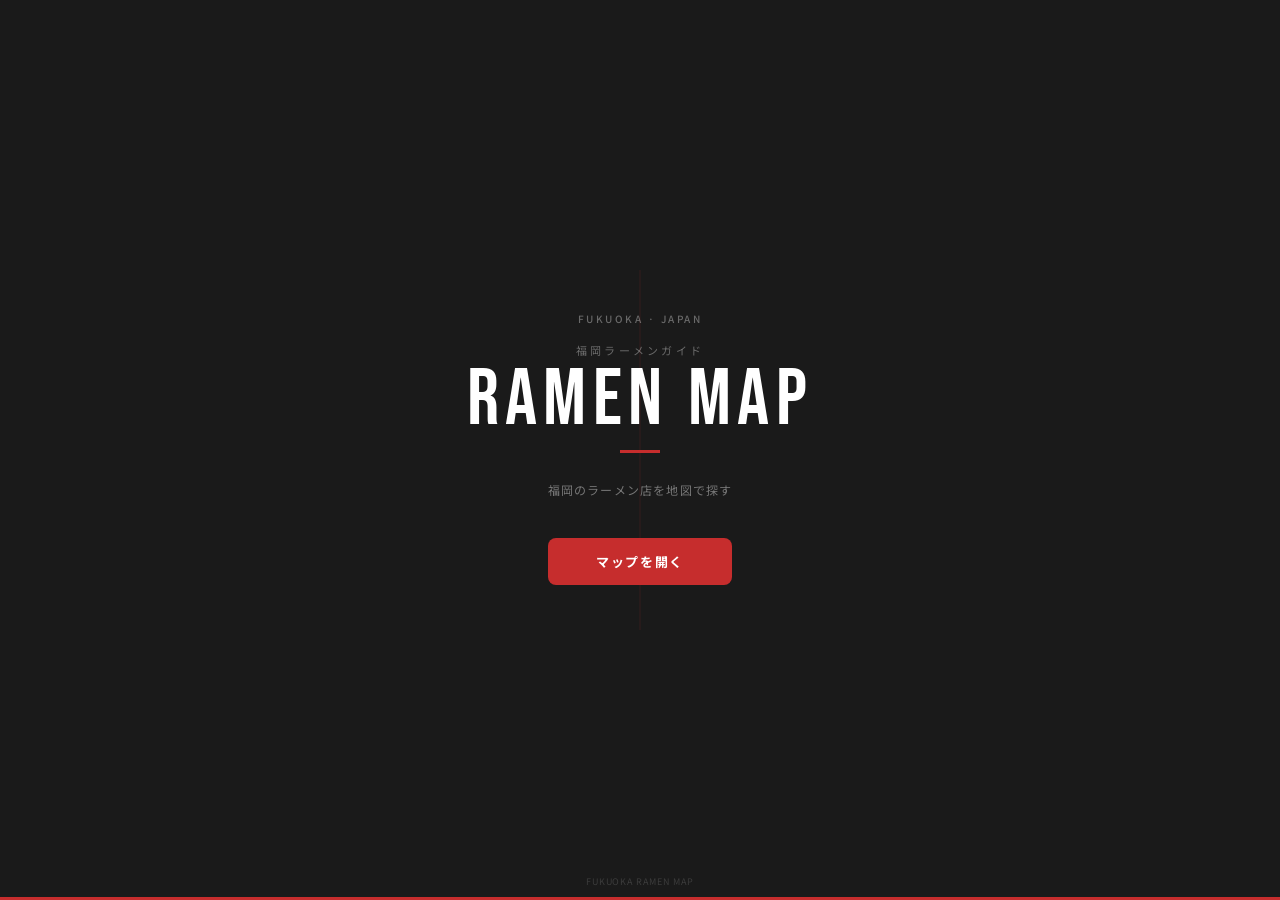
<file: index.html>
<!DOCTYPE html>
<html lang="ja">
<head>
  <meta charset="UTF-8">
  <meta name="viewport" content="width=device-width, initial-scale=1.0">
  <title>FUKUOKA RAMEN MAP</title>
  <link rel="preconnect" href="https://fonts.googleapis.com">
  <link href="https://fonts.googleapis.com/css2?family=Noto+Sans+JP:wght@400;500;700&family=Bebas+Neue&display=swap" rel="stylesheet">
  <style>
    *, *::before, *::after { box-sizing: border-box; margin: 0; padding: 0; }

    html, body {
      width: 100%; height: 100%;
      background: #1a1a1a;
      font-family: 'Noto Sans JP', sans-serif;
      overflow: hidden;
    }

    /* ===== 背景装飾ライン ===== */
    .bg-line {
      position: fixed;
      top: 0; left: 0;
      width: 100%; height: 100%;
      pointer-events: none;
      z-index: 0;
    }
    .bg-line::before {
      content: '';
      position: absolute;
      bottom: 0; left: 0; right: 0;
      height: 3px;
      background: #c62d2d;
    }
    .bg-line::after {
      content: '';
      position: absolute;
      top: 50%; left: 50%;
      transform: translate(-50%, -50%);
      width: 1px;
      height: 40%;
      background: rgba(198, 45, 45, 0.15);
    }

    /* ===== メインコンテナ ===== */
    .container {
      position: relative;
      z-index: 1;
      width: 100%; height: 100%;
      display: flex;
      flex-direction: column;
      align-items: center;
      justify-content: center;
      gap: 0;
      padding: 40px 24px;
    }

    /* ===== バッジ ===== */
    .badge {
      font-size: 10px;
      font-weight: 500;
      letter-spacing: 0.25em;
      color: rgba(255,255,255,0.35);
      margin-bottom: 16px;
      animation: fadeUp 0.6s ease both;
    }

    /* ===== タイトル ===== */
    .title-wrap {
      text-align: center;
      margin-bottom: 8px;
      animation: fadeUp 0.7s ease 0.1s both;
    }
    .title-sub {
      font-size: 11px;
      letter-spacing: 0.3em;
      color: rgba(255,255,255,0.35);
      margin-bottom: 6px;
      display: block;
    }
    .title-main {
      font-family: 'Bebas Neue', 'Noto Sans JP', sans-serif;
      font-size: clamp(52px, 14vw, 80px);
      color: #fff;
      letter-spacing: 0.08em;
      line-height: 0.9;
      display: block;
    }
    .title-accent {
      display: block;
      width: 40px;
      height: 3px;
      background: #c62d2d;
      margin: 14px auto 0;
    }

    /* ===== サブタイトル ===== */
    .subtitle {
      font-size: 12px;
      color: rgba(255,255,255,0.4);
      letter-spacing: 0.1em;
      margin-top: 20px;
      margin-bottom: 40px;
      animation: fadeUp 0.7s ease 0.2s both;
    }

    /* ===== ボタン (PC) ===== */
    .btn-wrap {
      animation: fadeUp 0.7s ease 0.35s both;
    }
    .open-btn {
      display: inline-block;
      padding: 14px 48px;
      background: #c62d2d;
      color: #fff;
      text-decoration: none;
      font-size: 13px;
      font-weight: 700;
      letter-spacing: 0.12em;
      border-radius: 8px;
      font-family: 'Noto Sans JP', sans-serif;
      position: relative;
      overflow: hidden;
      transition: background 0.2s;
    }
    .open-btn:hover { background: #a82424; }
    .open-btn span { position: relative; z-index: 1; }

    /* ===== モバイルボタン ===== */
    .m-btn-wrap {
      display: none;
      animation: fadeUp 0.7s ease 0.35s both;
    }
    .m-open-btn {
      display: block;
      padding: 15px 0;
      width: 220px;
      text-align: center;
      background: #c62d2d;
      color: #fff;
      text-decoration: none;
      font-size: 13px;
      font-weight: 700;
      letter-spacing: 0.12em;
      border-radius: 8px;
      font-family: 'Noto Sans JP', sans-serif;
    }

    @media screen and (max-width: 480px) {
      .btn-wrap { display: none; }
      .m-btn-wrap { display: block; }
      .title-main { font-size: clamp(52px, 18vw, 72px); }
    }

    /* ===== フッター ===== */
    .footer {
      position: fixed;
      bottom: 12px;
      left: 0; right: 0;
      text-align: center;
      font-size: 9px;
      letter-spacing: 0.1em;
      color: rgba(255,255,255,0.15);
      z-index: 1;
    }

    /* ===== アニメーション ===== */
    @keyframes fadeUp {
      from { opacity: 0; transform: translateY(16px); }
      to   { opacity: 1; transform: translateY(0); }
    }
  </style>
</head>
<body>

  <div class="bg-line"></div>

  <div class="container">
    <div class="badge">FUKUOKA · JAPAN</div>

    <div class="title-wrap">
      <span class="title-sub">福岡ラーメンガイド</span>
      <span class="title-main">RAMEN MAP</span>
      <span class="title-accent"></span>
    </div>

    <div class="subtitle">福岡のラーメン店を地図で探す</div>

    <div class="btn-wrap">
      <a href="map.html" class="open-btn"><span>マップを開く</span></a>
    </div>
    <div class="m-btn-wrap">
      <a href="map.html" class="m-open-btn">マップを開く</a>
    </div>
  </div>

  <div class="footer">FUKUOKA RAMEN MAP</div>

</body>
</html>
</file>
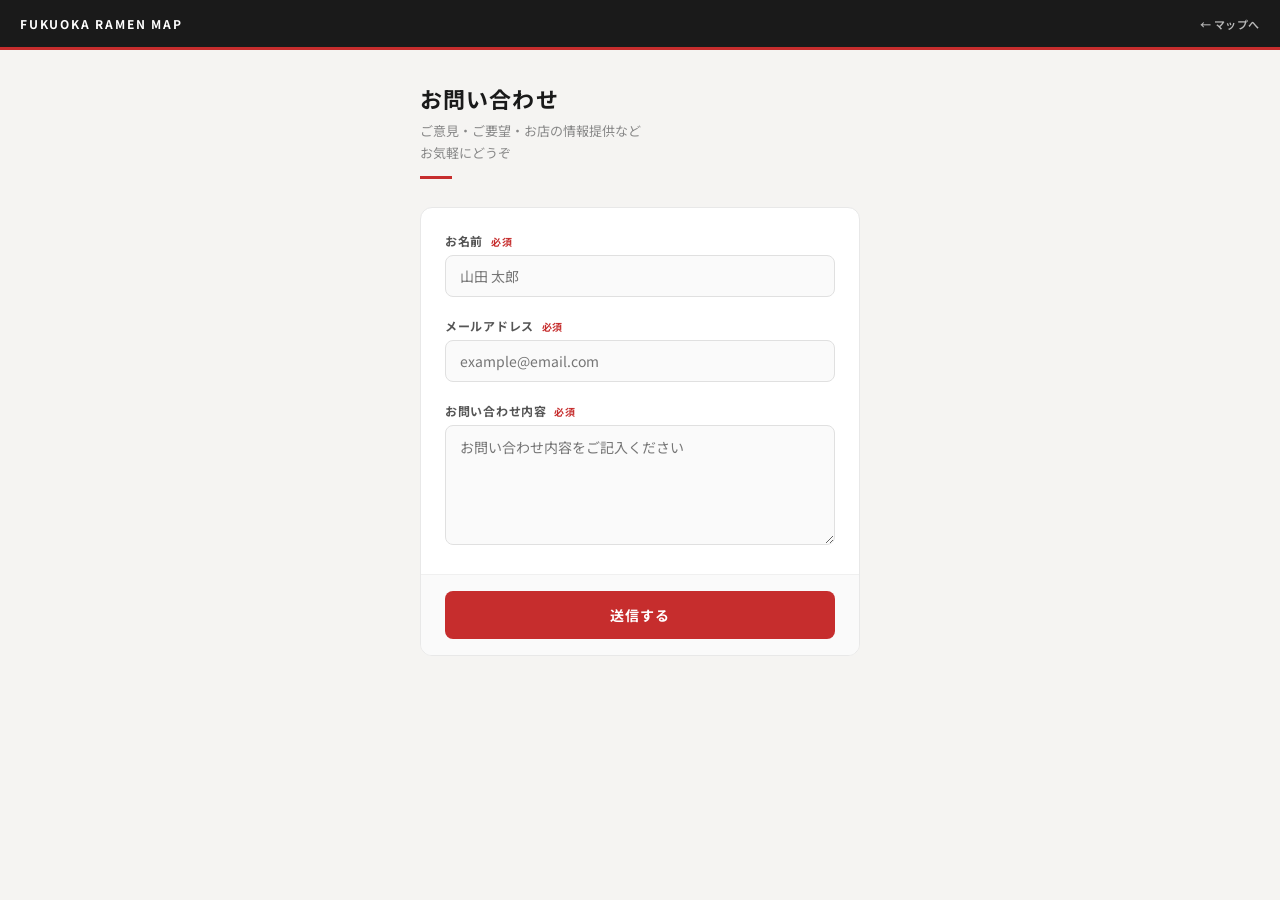
<file: contact.html>
<!DOCTYPE html>
<html lang="ja">
<head>
  <meta charset="UTF-8">
  <meta name="viewport" content="width=device-width, initial-scale=1.0">
  <title>お問い合わせ - FUKUOKA RAMEN MAP</title>
  <link rel="preconnect" href="https://fonts.googleapis.com">
  <link href="https://fonts.googleapis.com/css2?family=Noto+Sans+JP:wght@400;500;700&display=swap" rel="stylesheet">
  <style>
    *, *::before, *::after { box-sizing: border-box; margin: 0; padding: 0; }

    html, body {
      font-family: 'Noto Sans JP', sans-serif;
      background: #f5f4f2;
      min-height: 100%;
    }

    /* ===== ヘッダー ===== */
    .header {
      background: #1a1a1a;
      border-bottom: 3px solid #c62d2d;
      padding: 0 20px;
      height: 50px;
      display: flex;
      align-items: center;
      justify-content: space-between;
      position: sticky;
      top: 0;
      z-index: 100;
    }
    .header-title {
      font-size: 12px;
      font-weight: 700;
      color: #fff;
      letter-spacing: 0.15em;
    }
    .header-back {
      font-size: 11px;
      font-weight: 600;
      color: rgba(255,255,255,0.7);
      text-decoration: none;
      display: flex;
      align-items: center;
      gap: 4px;
      letter-spacing: 0.05em;
      transition: color 0.2s;
    }
    .header-back:hover { color: #fff; }

    /* ===== コンテンツ ===== */
    .content {
      max-width: 480px;
      margin: 0 auto;
      padding: 32px 20px 60px;
    }

    /* ===== ページタイトル ===== */
    .page-title {
      margin-bottom: 28px;
    }
    .page-title h1 {
      font-size: 22px;
      font-weight: 700;
      color: #1a1a1a;
      letter-spacing: 0.05em;
      margin-bottom: 6px;
    }
    .page-title p {
      font-size: 13px;
      color: #888;
      line-height: 1.7;
    }
    .page-title-line {
      width: 32px;
      height: 3px;
      background: #c62d2d;
      margin-top: 12px;
    }

    /* ===== フォームカード ===== */
    .form-card {
      background: #fff;
      border-radius: 12px;
      border: 0.5px solid #e8e8e8;
      overflow: hidden;
    }

    /* ===== フォームフィールド ===== */
    .form-body { padding: 24px; }
    .field { margin-bottom: 20px; }
    .field:last-of-type { margin-bottom: 0; }

    .field label {
      display: block;
      font-size: 12px;
      font-weight: 700;
      color: #555;
      letter-spacing: 0.06em;
      margin-bottom: 6px;
    }
    .field label .required {
      color: #c62d2d;
      margin-left: 4px;
      font-size: 10px;
    }

    .field input[type="text"],
    .field input[type="email"],
    .field textarea {
      width: 100%;
      padding: 10px 14px;
      border: 0.5px solid #e0e0e0;
      border-radius: 8px;
      font-size: 14px;
      font-family: 'Noto Sans JP', sans-serif;
      color: #1a1a1a;
      background: #fafafa;
      transition: border-color 0.2s, background 0.2s;
      outline: none;
      appearance: none;
      -webkit-appearance: none;
    }
    .field input:focus,
    .field textarea:focus {
      border-color: #c62d2d;
      background: #fff;
      box-shadow: 0 0 0 3px rgba(198,45,45,0.08);
    }
    .field textarea {
      height: 120px;
      resize: vertical;
      line-height: 1.7;
    }

    /* ===== 送信ボタン ===== */
    .form-footer {
      padding: 16px 24px;
      border-top: 0.5px solid #f0f0f0;
      background: #fafafa;
    }
    .submit-btn {
      display: block;
      width: 100%;
      padding: 14px;
      background: #c62d2d;
      color: #fff;
      border: none;
      border-radius: 8px;
      font-size: 14px;
      font-weight: 700;
      font-family: 'Noto Sans JP', sans-serif;
      letter-spacing: 0.08em;
      cursor: pointer;
      transition: background 0.2s;
    }
    .submit-btn:hover { background: #a82424; }

    /* ===== 成功メッセージ ===== */
    #success-message {
      display: none;
      margin-top: 16px;
      padding: 14px 16px;
      background: #f0faf4;
      border: 0.5px solid #b8e0c8;
      border-radius: 8px;
      font-size: 13px;
      color: #2d7a4f;
      font-weight: 500;
      text-align: center;
    }

    @media screen and (max-width: 480px) {
      .content { padding: 24px 16px 48px; }
      .form-body { padding: 20px; }
      .form-footer { padding: 14px 20px; }
    }
  </style>
</head>
<body>

  <!-- ヘッダー -->
  <header class="header">
    <div class="header-title">FUKUOKA RAMEN MAP</div>
    <a href="map.html" class="header-back">← マップへ</a>
  </header>

  <!-- コンテンツ -->
  <div class="content">

    <div class="page-title">
      <h1>お問い合わせ</h1>
      <p>ご意見・ご要望・お店の情報提供など<br>お気軽にどうぞ</p>
      <div class="page-title-line"></div>
    </div>

    <div class="form-card">
      <div class="form-body">
        <form id="contact-form" action="contact.php" method="post">

          <div class="field">
            <label for="name">お名前 <span class="required">必須</span></label>
            <input type="text" id="name" name="name" placeholder="山田 太郎" required>
          </div>

          <div class="field">
            <label for="email">メールアドレス <span class="required">必須</span></label>
            <input type="email" id="email" name="email" placeholder="example@email.com" required>
          </div>

          <div class="field">
            <label for="message">お問い合わせ内容 <span class="required">必須</span></label>
            <textarea id="message" name="message" placeholder="お問い合わせ内容をご記入ください" required></textarea>
          </div>

        </form>
      </div>

      <div class="form-footer">
        <button class="submit-btn" onclick="document.getElementById('contact-form').submit()">送信する</button>
      </div>
    </div>

    <div id="success-message">
      送信が完了しました。ありがとうございます。
    </div>

  </div>

  <script src="js/contact_form.js"></script>

</body>
</html>
</file>
